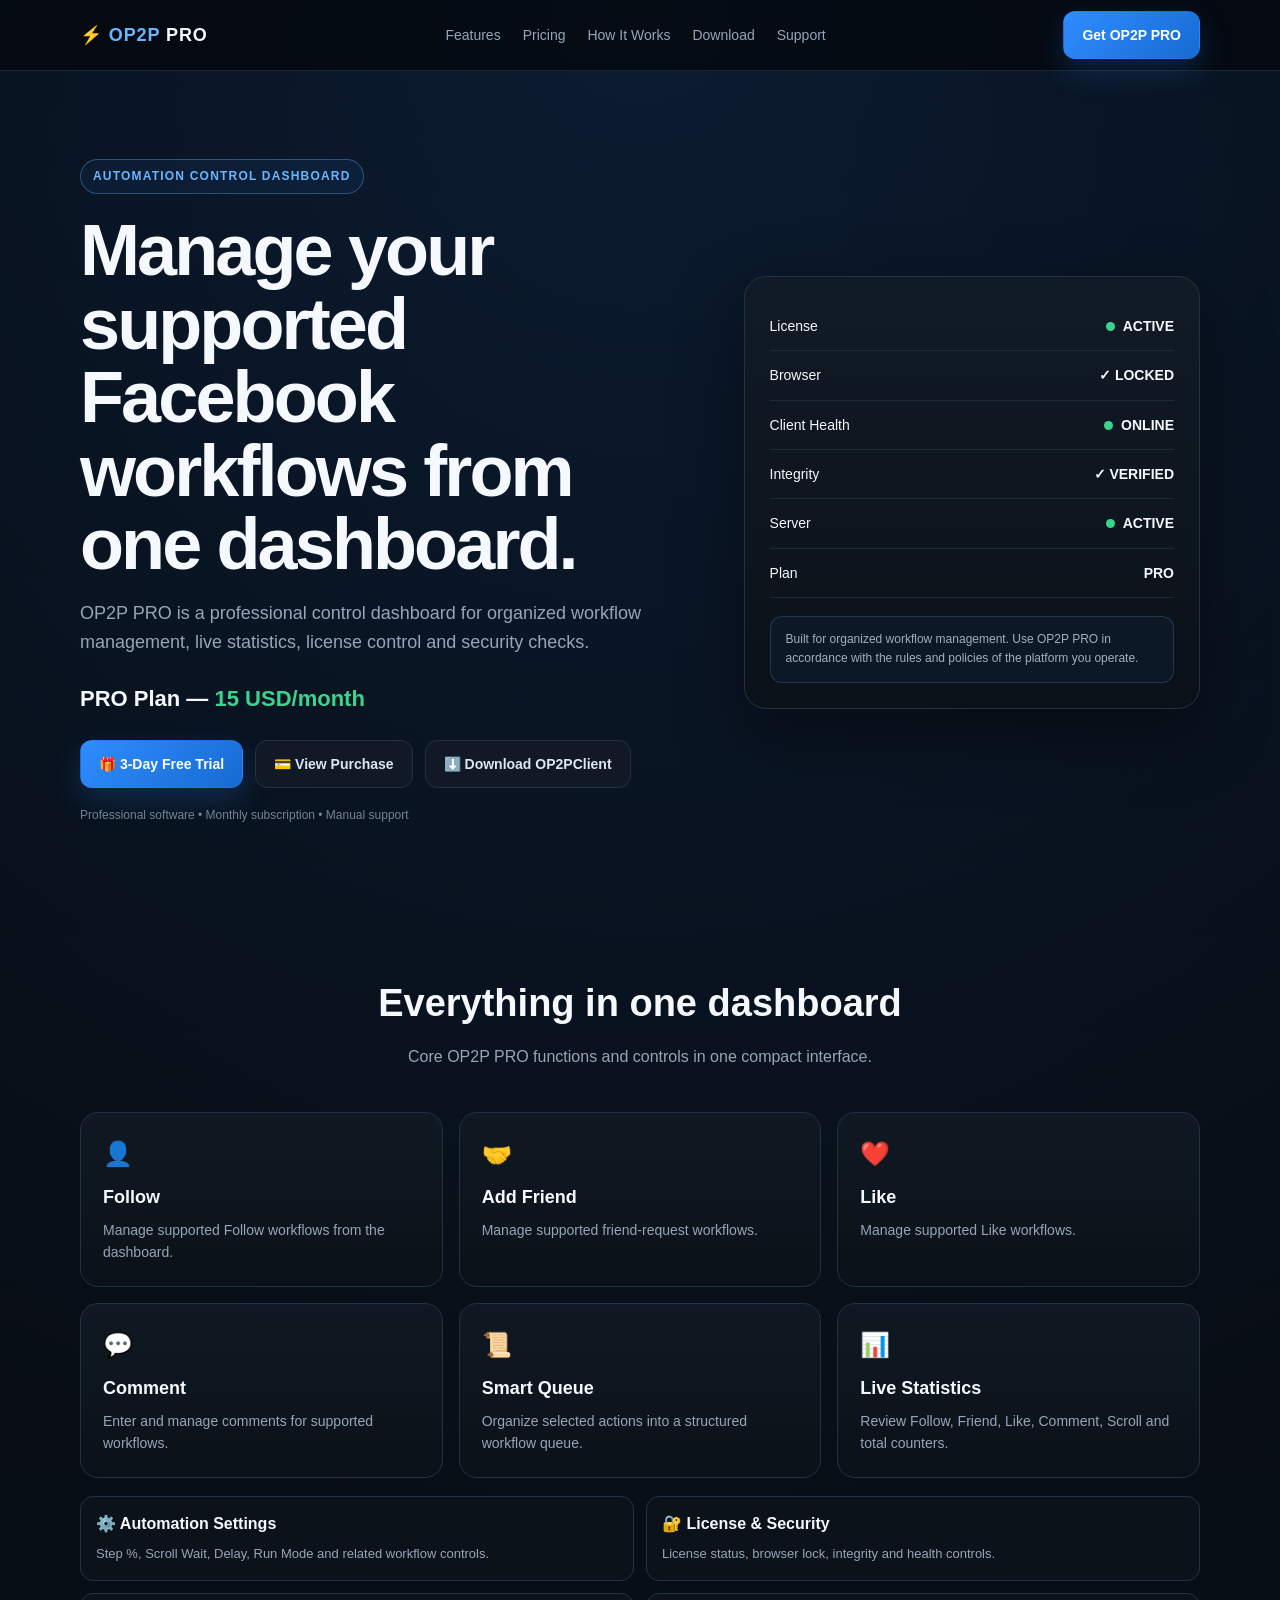
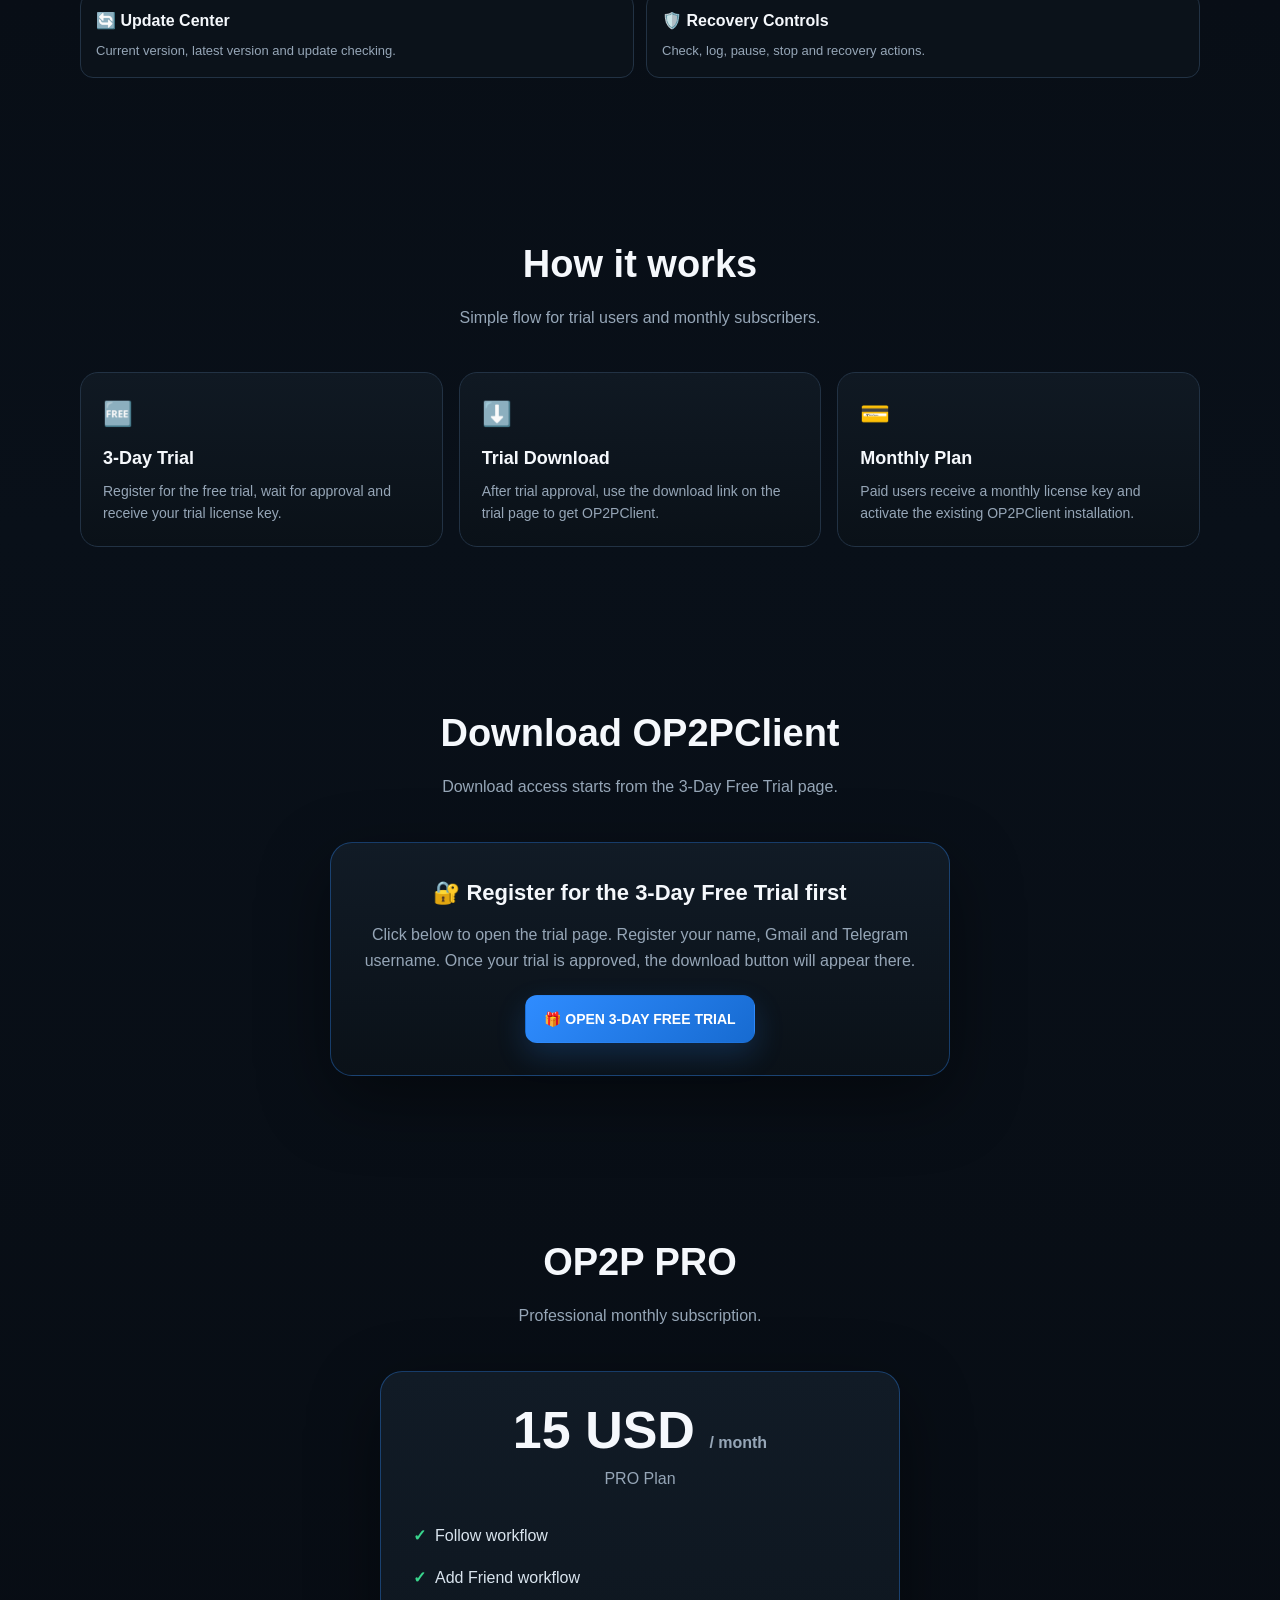
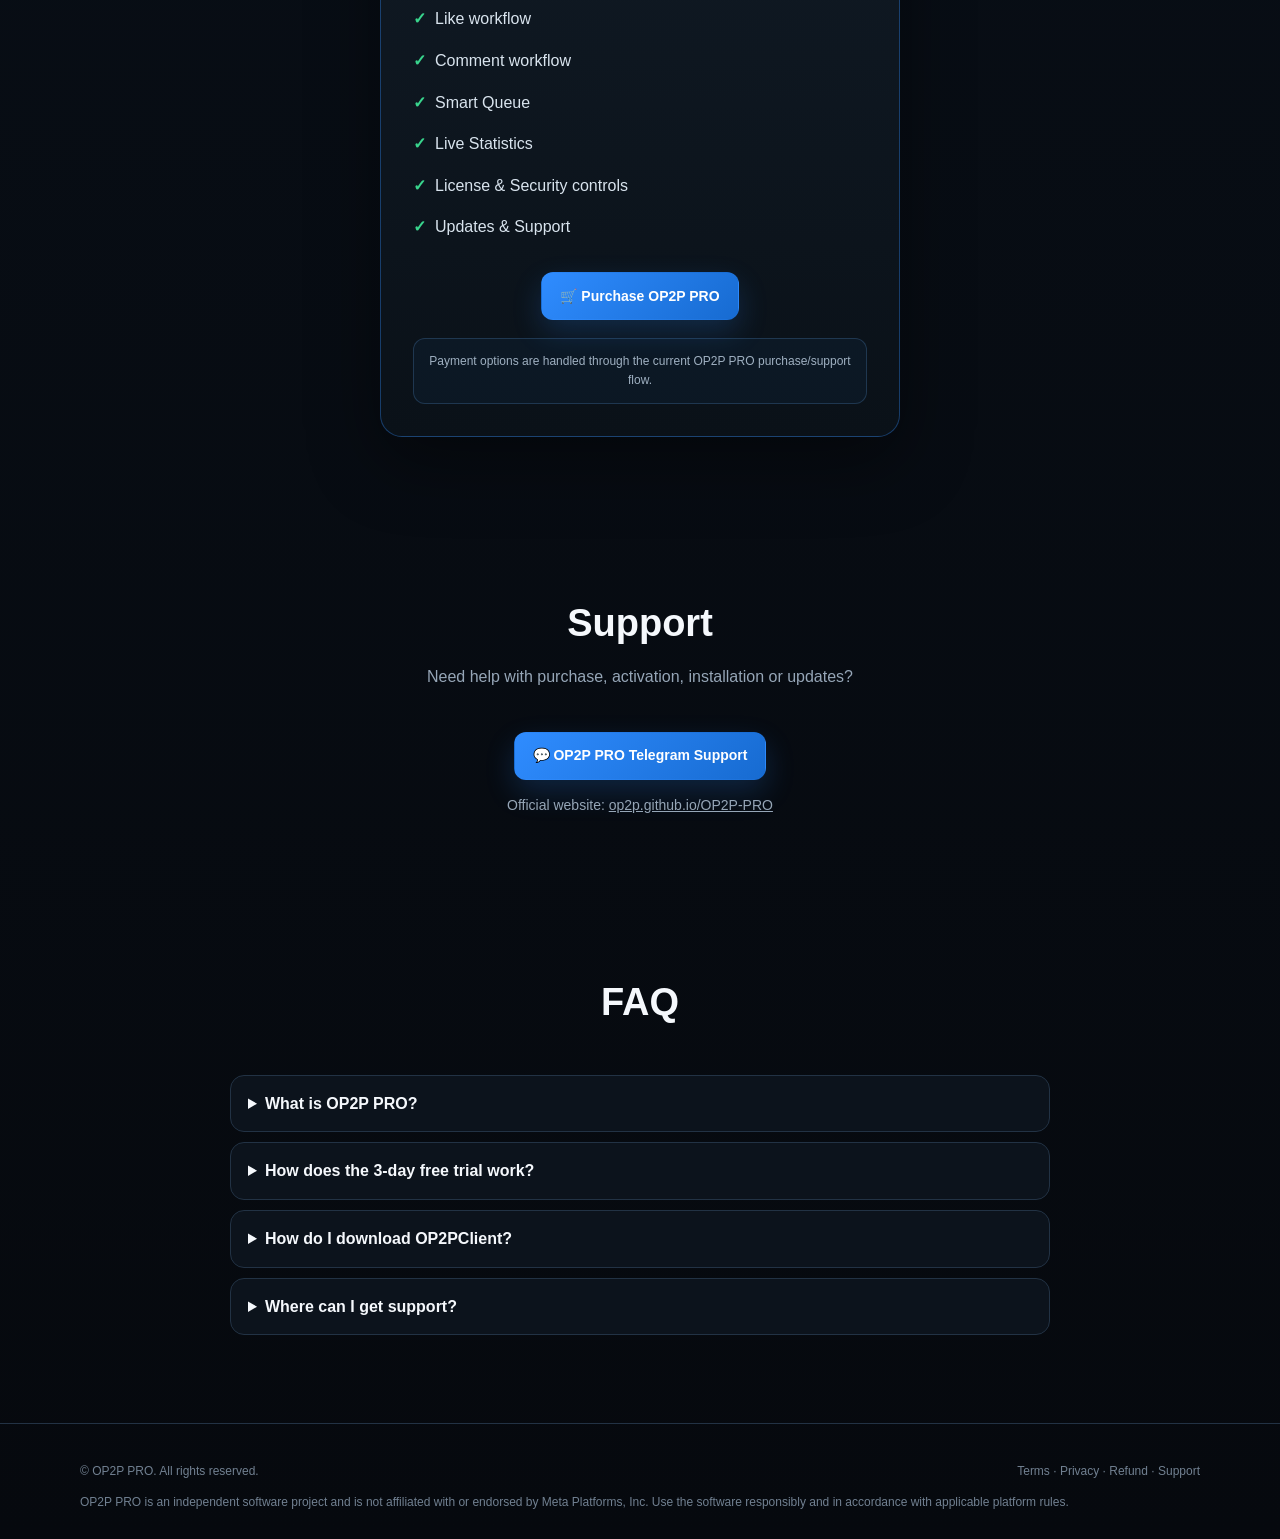
<file: index.html>
<!DOCTYPE html>
<html lang="en">
<head>
<meta charset="UTF-8">
<meta name="viewport" content="width=device-width,initial-scale=1">
<meta name="description" content="OP2P PRO — Professional Automation Control Dashboard for organized Facebook workflow management.">
<meta name="theme-color" content="#070a0f">
<title>OP2P PRO — Automation Control Dashboard</title>
<style>
:root{
  --bg:#05080d;
  --panel:#0c121a;
  --panel2:#101923;
  --line:#223244;
  --text:#f5f8fc;
  --muted:#96a6b7;
  --blue:#2f8cff;
  --blue2:#69b6ff;
  --green:#39d58d;
  --shadow:0 24px 70px rgba(0,0,0,.42);
}
*{box-sizing:border-box}
html{scroll-behavior:smooth}
body{
  margin:0;
  font-family:Inter,Segoe UI,Arial,sans-serif;
  color:var(--text);
  background:
    radial-gradient(circle at 50% 0%,rgba(47,140,255,.15),transparent 32%),
    linear-gradient(180deg,#05080d,#091019 45%,#06090e);
  line-height:1.6;
}
a{color:inherit}
.container{width:min(1120px,calc(100% - 36px));margin:auto}
.nav{
  position:sticky;top:0;z-index:20;
  backdrop-filter:blur(14px);
  background:rgba(5,8,13,.78);
  border-bottom:1px solid rgba(34,50,68,.7);
}
.nav-inner{
  min-height:70px;display:flex;align-items:center;justify-content:space-between;gap:18px;
}
.brand{font-weight:900;letter-spacing:.05em;font-size:18px}
.brand span{color:var(--blue2)}
.nav-links{display:flex;gap:22px;align-items:center;font-size:14px;color:var(--muted)}
.nav-links a{text-decoration:none}
.nav-links a:hover{color:var(--text)}
.btn{
  display:inline-flex;align-items:center;justify-content:center;
  min-height:48px;padding:0 18px;border-radius:12px;
  text-decoration:none;font-weight:800;font-size:14px;
  border:1px solid transparent;transition:.18s ease;
}
.btn:hover{transform:translateY(-1px)}
.btn-primary{
  color:#fff;
  background:linear-gradient(135deg,var(--blue),#176bd1);
  box-shadow:0 12px 30px rgba(47,140,255,.2);
}
.btn-secondary{
  color:#dce7f2;background:#101925;border-color:var(--line);
}
.hero{padding:88px 0 70px}
.hero-grid{display:grid;grid-template-columns:1.15fr .85fr;gap:46px;align-items:center}
.eyebrow{
  display:inline-flex;padding:7px 12px;border-radius:999px;
  border:1px solid rgba(105,182,255,.35);
  background:rgba(47,140,255,.07);
  color:var(--blue2);font-size:12px;font-weight:900;letter-spacing:.1em;
}
h1{font-size:clamp(42px,7vw,72px);line-height:1.02;margin:20px 0 18px;letter-spacing:-.04em}
.hero p{font-size:18px;color:var(--muted);max-width:680px}
.price{
  margin:24px 0 8px;font-size:22px;font-weight:900;
}
.price span{color:var(--green)}
.hero-actions{display:flex;flex-wrap:wrap;gap:12px;margin-top:24px}
.trust{margin-top:18px;color:#728394;font-size:12px}
.hero-card{
  background:linear-gradient(180deg,#111b26,#0a1118);
  border:1px solid var(--line);border-radius:22px;padding:25px;box-shadow:var(--shadow);
}
.status-row{
  display:flex;align-items:center;justify-content:space-between;
  padding:13px 0;border-bottom:1px solid rgba(34,50,68,.7);
  font-size:14px;
}
.status-row:last-child{border-bottom:0}
.dot{width:9px;height:9px;border-radius:50%;display:inline-block;margin-right:8px;background:var(--green)}
.section{padding:78px 0}
.section-title{text-align:center;max-width:720px;margin:0 auto 42px}
.section-title h2{font-size:38px;margin:0 0 10px}
.section-title p{margin:0;color:var(--muted)}
.grid{display:grid;grid-template-columns:repeat(3,1fr);gap:16px}
.card{
  background:linear-gradient(180deg,#101923,#0a1118);
  border:1px solid var(--line);border-radius:18px;padding:22px;
}
.card h3{margin:10px 0 7px;font-size:18px}
.card p{margin:0;color:var(--muted);font-size:14px}
.icon{font-size:24px}
.feature-list{display:grid;grid-template-columns:repeat(2,1fr);gap:12px;margin-top:18px}
.feature{
  padding:14px 15px;background:#0b121a;border:1px solid var(--line);border-radius:13px;
}
.feature b{display:block;margin-bottom:4px}
.feature span{color:var(--muted);font-size:13px}
.pricing{
  max-width:520px;margin:auto;
  text-align:center;
  background:linear-gradient(180deg,#111b26,#0a1118);
  border:1px solid rgba(47,140,255,.35);border-radius:22px;
  padding:32px;box-shadow:var(--shadow);
}
.price-big{font-size:52px;font-weight:900;line-height:1}
.price-big small{font-size:16px;color:var(--muted);font-weight:600}
.pricing ul{list-style:none;padding:0;margin:24px 0;text-align:left}
.pricing li{padding:8px 0;color:#d9e4ee}
.pricing li::before{content:"✓";color:var(--green);font-weight:900;margin-right:9px}
.center{text-align:center}
.faq{max-width:820px;margin:auto}
.faq details{
  background:#0c131c;border:1px solid var(--line);border-radius:14px;
  padding:15px 17px;margin-bottom:10px;
}
.faq summary{cursor:pointer;font-weight:800}
.faq p{color:var(--muted);margin:10px 0 0}
.footer{
  padding:38px 0 26px;border-top:1px solid var(--line);
  color:#718091;font-size:12px;
}
.footer-grid{display:flex;justify-content:space-between;gap:20px;flex-wrap:wrap}
.footer a{text-decoration:none}
.notice{
  margin-top:18px;padding:13px 15px;border-radius:12px;
  border:1px solid rgba(105,182,255,.2);background:rgba(47,140,255,.05);
  color:#9fb0c1;font-size:12px;
}
@media(max-width:850px){
  .hero-grid{grid-template-columns:1fr}
  .grid{grid-template-columns:1fr}
}
@media(max-width:650px){
  .nav-links{display:none}
  .hero{padding:62px 0 48px}
  .feature-list{grid-template-columns:1fr}
  .container{width:min(100% - 24px,1120px)}
  h1{font-size:46px}
}
</style>
</head>
<body>

<nav class="nav">
  <div class="container nav-inner">
    <div class="brand">⚡ <span>OP2P</span> PRO</div>
    <div class="nav-links">
      <a href="#features">Features</a>
      <a href="#pricing">Pricing</a>
      <a href="#how">How It Works</a>
      <a href="#download">Download</a>
      <a href="#support">Support</a>
    </div>
    <a class="btn btn-primary" href="#pricing">Get OP2P PRO</a>
  </div>
</nav>

<header class="hero">
  <div class="container hero-grid">
    <div>
      <div class="eyebrow">AUTOMATION CONTROL DASHBOARD</div>
      <h1>Manage your supported Facebook workflows from one dashboard.</h1>
      <p>
        OP2P PRO is a professional control dashboard for organized workflow management,
        live statistics, license control and security checks.
      </p>

      <div class="price">PRO Plan — <span>15 USD/month</span></div>

      <div class="hero-actions">
        <!-- UPDATED FREE TRIAL LINK -->
        <a class="btn btn-primary"
           href="https://script.google.com/macros/s/AKfycbxvk1ZkeQFhXRx5YjTsoigEacNBcPa1lvNkw7_Bp92up0dCUOA9dMSmx2OvS6AZjKoj/exec?mode=trial">
          🎁 3-Day Free Trial
        </a>
        <a class="btn btn-secondary" href="#pricing">💳 View Purchase</a>
        <a class="btn btn-secondary" href="https://script.google.com/macros/s/AKfycbxvk1ZkeQFhXRx5YjTsoigEacNBcPa1lvNkw7_Bp92up0dCUOA9dMSmx2OvS6AZjKoj/exec?mode=trial">⬇️ Download OP2PClient</a>
      </div>

      <div class="trust">
        Professional software • Monthly subscription • Manual support
      </div>
    </div>

    <div class="hero-card">
      <div class="status-row"><span>License</span><b><span class="dot"></span>ACTIVE</b></div>
      <div class="status-row"><span>Browser</span><b>✓ LOCKED</b></div>
      <div class="status-row"><span>Client Health</span><b><span class="dot"></span>ONLINE</b></div>
      <div class="status-row"><span>Integrity</span><b>✓ VERIFIED</b></div>
      <div class="status-row"><span>Server</span><b><span class="dot"></span>ACTIVE</b></div>
      <div class="status-row"><span>Plan</span><b>PRO</b></div>
      <div class="notice">
        Built for organized workflow management. Use OP2P PRO in accordance with the rules and policies of the platform you operate.
      </div>
    </div>
  </div>
</header>

<section class="section" id="features">
  <div class="container">
    <div class="section-title">
      <h2>Everything in one dashboard</h2>
      <p>Core OP2P PRO functions and controls in one compact interface.</p>
    </div>

    <div class="grid">
      <div class="card"><div class="icon">👤</div><h3>Follow</h3><p>Manage supported Follow workflows from the dashboard.</p></div>
      <div class="card"><div class="icon">🤝</div><h3>Add Friend</h3><p>Manage supported friend-request workflows.</p></div>
      <div class="card"><div class="icon">❤️</div><h3>Like</h3><p>Manage supported Like workflows.</p></div>
      <div class="card"><div class="icon">💬</div><h3>Comment</h3><p>Enter and manage comments for supported workflows.</p></div>
      <div class="card"><div class="icon">📜</div><h3>Smart Queue</h3><p>Organize selected actions into a structured workflow queue.</p></div>
      <div class="card"><div class="icon">📊</div><h3>Live Statistics</h3><p>Review Follow, Friend, Like, Comment, Scroll and total counters.</p></div>
    </div>

    <div class="feature-list">
      <div class="feature"><b>⚙️ Automation Settings</b><span>Step %, Scroll Wait, Delay, Run Mode and related workflow controls.</span></div>
      <div class="feature"><b>🔐 License & Security</b><span>License status, browser lock, integrity and health controls.</span></div>
      <div class="feature"><b>🔄 Update Center</b><span>Current version, latest version and update checking.</span></div>
      <div class="feature"><b>🛡️ Recovery Controls</b><span>Check, log, pause, stop and recovery actions.</span></div>
    </div>
  </div>
</section>

<section class="section" id="how">
  <div class="container">
    <div class="section-title">
      <h2>How it works</h2>
      <p>Simple flow for trial users and monthly subscribers.</p>
    </div>

    <div class="grid">
      <div class="card"><div class="icon">🆓</div><h3>3-Day Trial</h3><p>Register for the free trial, wait for approval and receive your trial license key.</p></div>
      <div class="card"><div class="icon">⬇️</div><h3>Trial Download</h3><p>After trial approval, use the download link on the trial page to get OP2PClient.</p></div>
      <div class="card"><div class="icon">💳</div><h3>Monthly Plan</h3><p>Paid users receive a monthly license key and activate the existing OP2PClient installation.</p></div>
    </div>
  </div>
</section>

<section class="section" id="download">
  <div class="container">
    <div class="section-title">
      <h2>Download OP2PClient</h2>
      <p>Download access starts from the 3-Day Free Trial page.</p>
    </div>

    <div class="pricing" style="max-width:620px">
      <div style="font-size:22px;font-weight:900">🔐 Register for the 3-Day Free Trial first</div>
      <p style="color:var(--muted);margin:12px 0 22px">
        Click below to open the trial page. Register your name, Gmail and Telegram username.
        Once your trial is approved, the download button will appear there.
      </p>
      <a class="btn btn-primary" href="https://script.google.com/macros/s/AKfycbxvk1ZkeQFhXRx5YjTsoigEacNBcPa1lvNkw7_Bp92up0dCUOA9dMSmx2OvS6AZjKoj/exec?mode=trial">🎁 OPEN 3-DAY FREE TRIAL</a>
    </div>
  </div>
</section>

<section class="section" id="pricing">
  <div class="container">
    <div class="section-title">
      <h2>OP2P PRO</h2>
      <p>Professional monthly subscription.</p>
    </div>

    <div class="pricing">
      <div class="price-big">15 USD <small>/ month</small></div>
      <div style="color:var(--muted);margin-top:10px">PRO Plan</div>

      <ul>
        <li>Follow workflow</li>
        <li>Add Friend workflow</li>
        <li>Like workflow</li>
        <li>Comment workflow</li>
        <li>Smart Queue</li>
        <li>Live Statistics</li>
        <li>License & Security controls</li>
        <li>Updates & Support</li>
      </ul>

      <!-- Keep purchase CTA neutral so you can connect your current payment page -->
      <a class="btn btn-primary" href="https://script.google.com/macros/s/AKfycbxvk1ZkeQFhXRx5YjTsoigEacNBcPa1lvNkw7_Bp92up0dCUOA9dMSmx2OvS6AZjKoj/exec?mode=trial">
        🛒 Purchase OP2P PRO
      </a>

      <div class="notice">
        Payment options are handled through the current OP2P PRO purchase/support flow.
      </div>
    </div>
  </div>
</section>

<section class="section" id="support">
  <div class="container">
    <div class="section-title">
      <h2>Support</h2>
      <p>Need help with purchase, activation, installation or updates?</p>
    </div>

    <div class="center">
      <a class="btn btn-primary" href="https://t.me/OP2PProSupportBot">💬 OP2P PRO Telegram Support</a>
      <div style="margin-top:14px;color:var(--muted);font-size:14px">
        Official website:
        <a href="https://op2p.github.io/OP2P-PRO/">op2p.github.io/OP2P-PRO</a>
      </div>
    </div>
  </div>
</section>

<section class="section">
  <div class="container faq">
    <div class="section-title">
      <h2>FAQ</h2>
    </div>

    <details>
      <summary>What is OP2P PRO?</summary>
      <p>OP2P PRO is a professional Automation Control Dashboard for organized workflow management, live statistics, license control and security checks.</p>
    </details>

    <details>
      <summary>How does the 3-day free trial work?</summary>
      <p>Submit your name, Gmail and Telegram username. The trial request is manually verified before a 3-day license is issued.</p>
    </details>

    <details>
      <summary>How do I download OP2PClient?</summary>
      <p>Trial users register through the 3-Day Free Trial page. After approval, the trial page provides the download button for OP2PClient.</p>
    </details>

    <details>
      <summary>Where can I get support?</summary>
      <p>Use the official OP2P PRO Telegram Support bot.</p>
    </details>
  </div>
</section>

<footer class="footer">
  <div class="container footer-grid">
    <div>© OP2P PRO. All rights reserved.</div>
    <div>
      <a href="terms.html">Terms</a> ·
      <a href="privacy.html">Privacy</a> ·
      <a href="refund.html">Refund</a> ·
      <a href="https://t.me/OP2PProSupportBot">Support</a>
    </div>
  </div>
  <div class="container" style="margin-top:12px">
    OP2P PRO is an independent software project and is not affiliated with or endorsed by Meta Platforms, Inc.
    Use the software responsibly and in accordance with applicable platform rules.
  </div>
</footer>

</body>
</html>
</file>
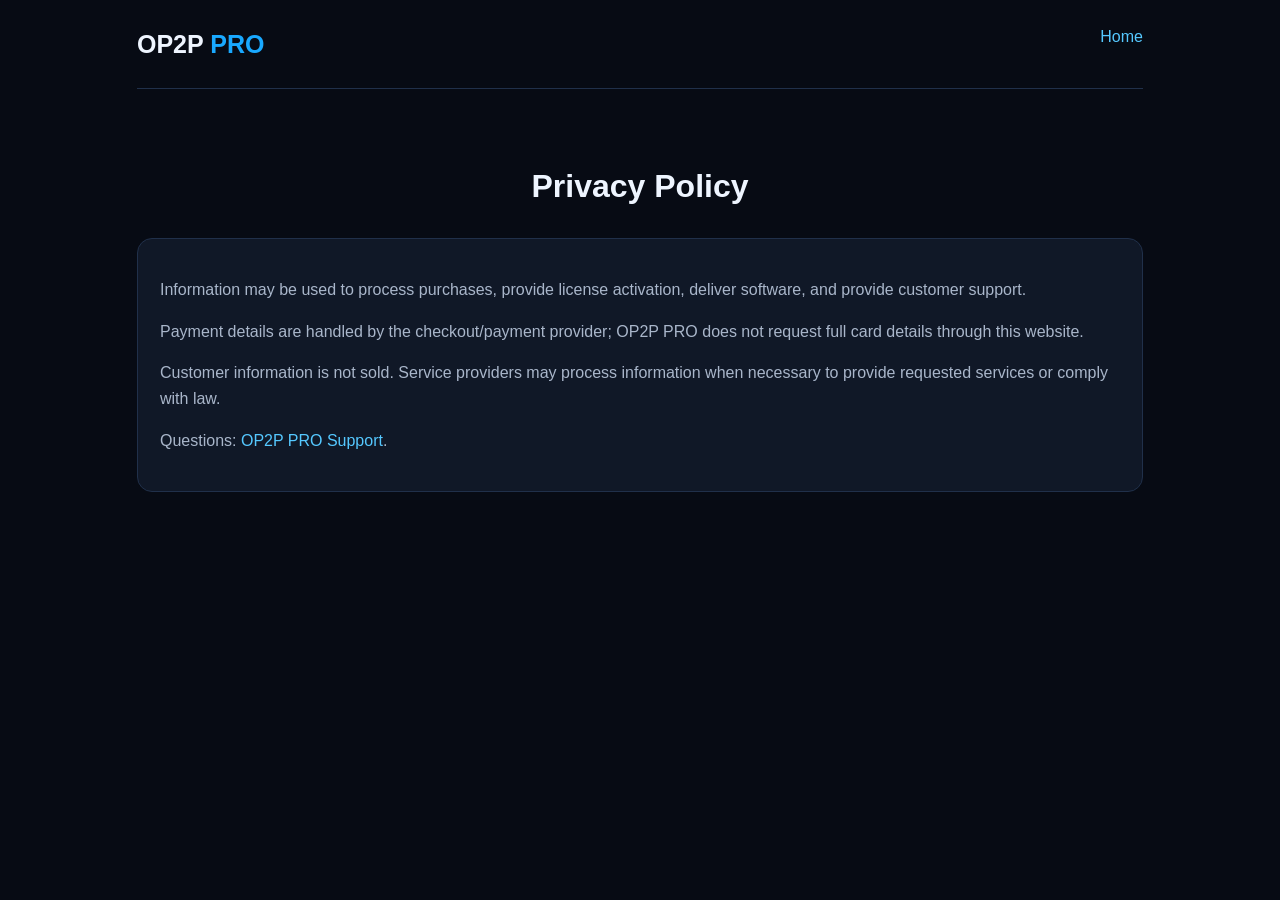
<file: privacy.html>
<!doctype html><html><head><meta charset="utf-8"><meta name="viewport" content="width=device-width,initial-scale=1"><title>Privacy — OP2P PRO</title><link rel="stylesheet" href="style.css"></head><body><div class="wrap"><nav><div class="logo">OP2P <span>PRO</span></div><a href="index.html">Home</a></nav><section><h2>Privacy Policy</h2><div class="note"><p>Information may be used to process purchases, provide license activation, deliver software, and provide customer support.</p><p>Payment details are handled by the checkout/payment provider; OP2P PRO does not request full card details through this website.</p><p>Customer information is not sold. Service providers may process information when necessary to provide requested services or comply with law.</p><p>Questions: <a href="https://t.me/OP2PProSupportBot">OP2P PRO Support</a>.</p></div></section></div></body></html>
</file>
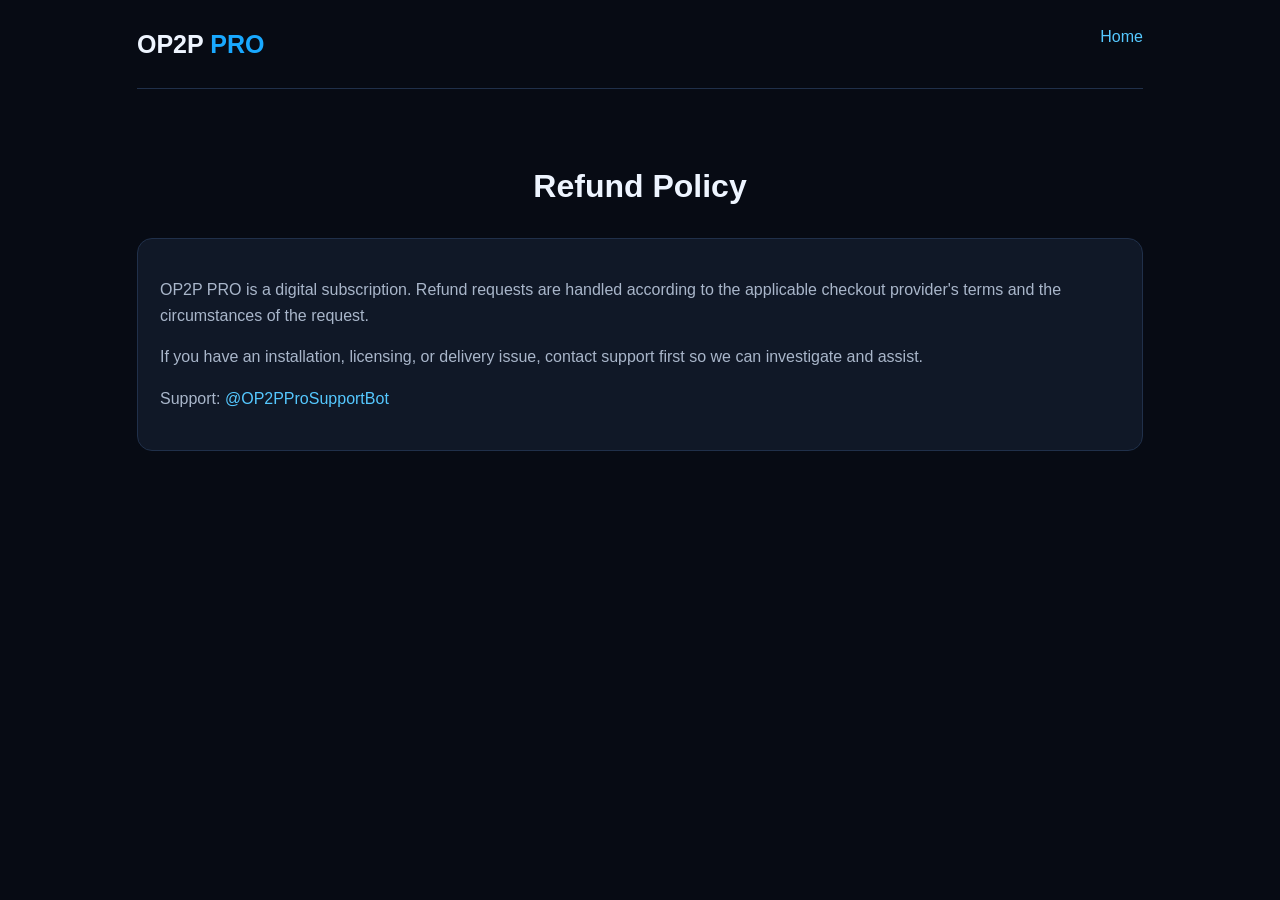
<file: refund.html>
<!doctype html><html><head><meta charset="utf-8"><meta name="viewport" content="width=device-width,initial-scale=1"><title>Refund — OP2P PRO</title><link rel="stylesheet" href="style.css"></head><body><div class="wrap"><nav><div class="logo">OP2P <span>PRO</span></div><a href="index.html">Home</a></nav><section><h2>Refund Policy</h2><div class="note"><p>OP2P PRO is a digital subscription. Refund requests are handled according to the applicable checkout provider's terms and the circumstances of the request.</p><p>If you have an installation, licensing, or delivery issue, contact support first so we can investigate and assist.</p><p>Support: <a href="https://t.me/OP2PProSupportBot">@OP2PProSupportBot</a></p></div></section></div></body></html>
</file>
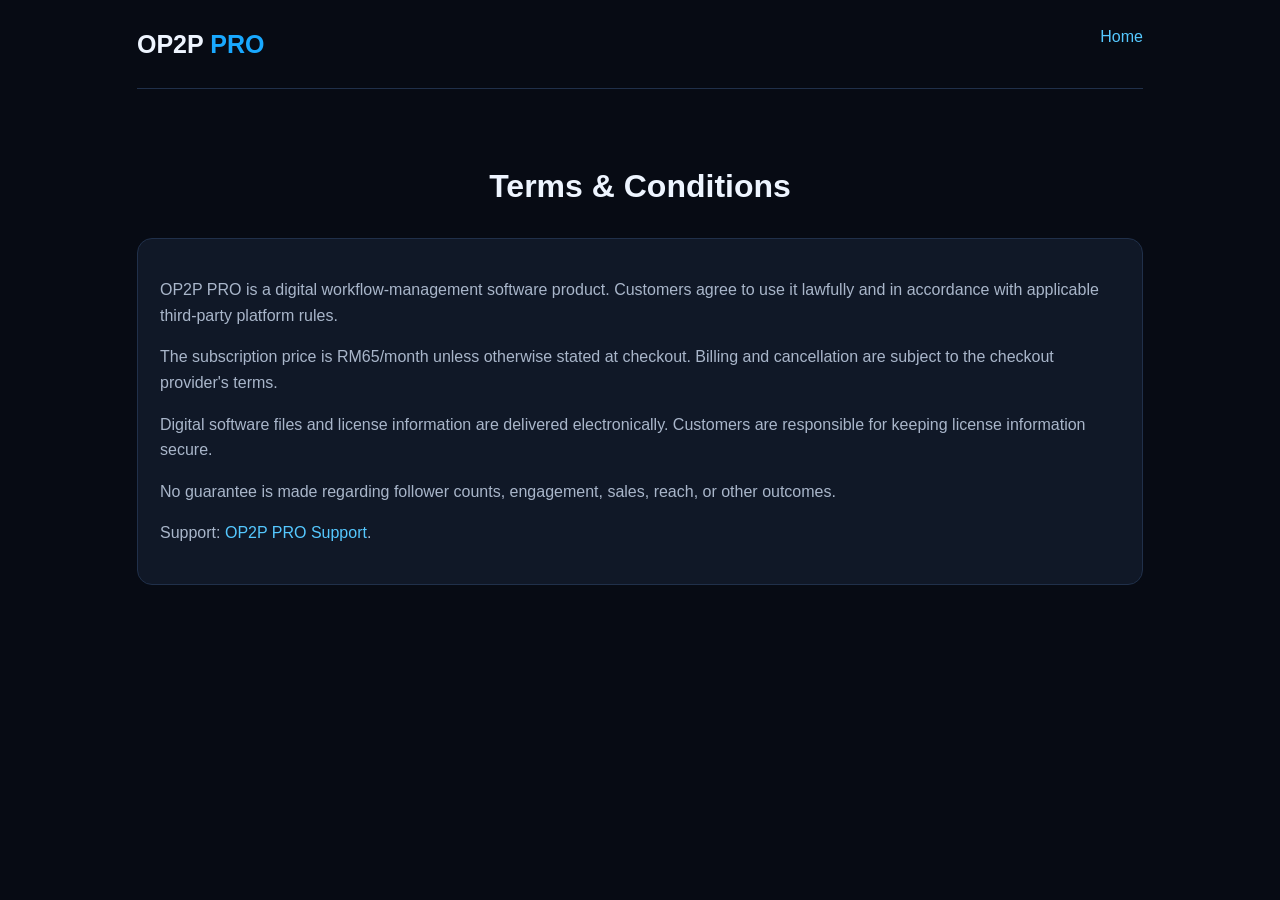
<file: terms.html>
<!doctype html><html><head><meta charset="utf-8"><meta name="viewport" content="width=device-width,initial-scale=1"><title>Terms — OP2P PRO</title><link rel="stylesheet" href="style.css"></head><body><div class="wrap"><nav><div class="logo">OP2P <span>PRO</span></div><a href="index.html">Home</a></nav><section><h2>Terms & Conditions</h2><div class="note"><p>OP2P PRO is a digital workflow-management software product. Customers agree to use it lawfully and in accordance with applicable third-party platform rules.</p><p>The subscription price is RM65/month unless otherwise stated at checkout. Billing and cancellation are subject to the checkout provider's terms.</p><p>Digital software files and license information are delivered electronically. Customers are responsible for keeping license information secure.</p><p>No guarantee is made regarding follower counts, engagement, sales, reach, or other outcomes.</p><p>Support: <a href="https://t.me/OP2PProSupportBot">OP2P PRO Support</a>.</p></div></section></div></body></html>
</file>
<file: style.css>
*{box-sizing:border-box}body{margin:0;background:#070b14;color:#eef5ff;font:16px Arial;line-height:1.6}a{color:#55c8ff;text-decoration:none}.wrap{max-width:1050px;margin:auto;padding:0 22px}nav{padding:24px 0;border-bottom:1px solid #20304a;display:flex;justify-content:space-between}.logo{font-size:25px;font-weight:bold}.logo span{color:#19a9ff}.hero{text-align:center;padding:75px 0}.badge{color:#63c9ff;border:1px solid #245477;padding:7px 14px;border-radius:30px;display:inline-block}h1{font-size:58px;margin:20px 0}.hero p{color:#a9b6ca;font-size:19px}.price{font-size:38px;font-weight:bold;margin:25px}.cta{display:inline-block;padding:15px 25px;border-radius:12px;background:#19bdf2;color:#03101a;font-weight:bold}.grid{display:grid;grid-template-columns:repeat(3,1fr);gap:18px}.card{background:#101827;border:1px solid #20304a;border-radius:15px;padding:22px}.card p{color:#a9b6ca}section{padding:45px 0}h2{text-align:center;font-size:32px}.note{background:#101827;border:1px solid #20304a;border-radius:15px;padding:22px;color:#a9b6ca}footer{border-top:1px solid #20304a;padding:35px 0;color:#a9b6ca}@media(max-width:700px){h1{font-size:42px}.grid{grid-template-columns:1fr}}
</file>
